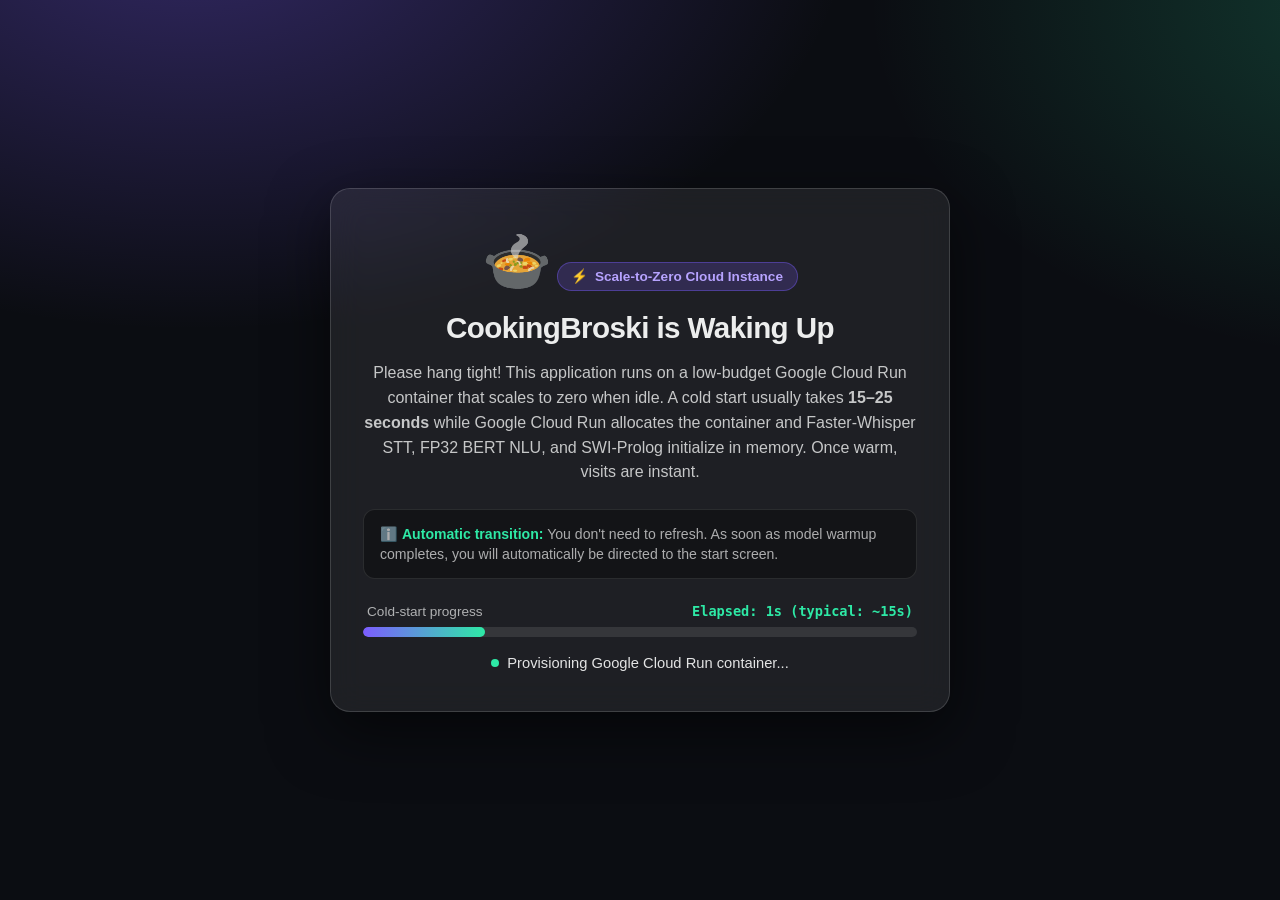
<file: cloud-gatekeeper/public/index.html>
<!DOCTYPE html>
<html lang="en">
<head>
  <meta charset="utf-8"/>
  <meta name="viewport" content="width=device-width, initial-scale=1"/>
  <title>CookingBroski — Starting Up</title>
  <link rel="icon" href="data:;base64,iVBORw0KGgo=">
  
  <!-- Preconnect to Cloud Run origin immediately to eliminate DNS/TLS latency on redirect -->
  <link rel="preconnect" href="https://social-agent-cloud-511906064574.us-central1.run.app" crossorigin>
  <link rel="dns-prefetch" href="https://social-agent-cloud-511906064574.us-central1.run.app">

  <script>
    // FAST PATH: If this browser tab already verified the instance is warm, bypass the gatekeeper immediately
    const CLOUD_RUN_START_URL = "https://social-agent-cloud-511906064574.us-central1.run.app/";
    if (sessionStorage.getItem("cb_warm") === "true") {
      window.location.replace(CLOUD_RUN_START_URL);
    }
  </script>

  <style>
    * { box-sizing: border-box; }
    body {
      background: radial-gradient(1100px 700px at 15% -10%, rgba(124, 92, 255, .35), transparent 60%),
                  radial-gradient(900px 600px at 110% 0%, rgba(46, 233, 166, .20), transparent 60%),
                  #0b0d12;
      color: rgba(255, 255, 255, .92);
      font-family: -apple-system, BlinkMacSystemFont, "Segoe UI", Roboto, Helvetica, Arial, sans-serif;
      min-height: 100vh;
      display: flex;
      align-items: center;
      justify-content: center;
      margin: 0;
      padding: 1rem;
    }
    .warmup-card {
      background: rgba(255, 255, 255, .08);
      backdrop-filter: blur(16px);
      -webkit-backdrop-filter: blur(16px);
      border: 1px solid rgba(255, 255, 255, .15);
      border-radius: 20px;
      padding: 2.5rem 2rem;
      max-width: 620px;
      width: 100%;
      text-align: center;
      box-shadow: 0 20px 60px rgba(0, 0, 0, .55);
    }
    .warmup-icon {
      font-size: 3.5rem;
      display: inline-block;
      animation: pulse 1.8s ease-in-out infinite;
      margin-bottom: 1rem;
    }
    @keyframes pulse {
      0%, 100% { transform: scale(1); filter: drop-shadow(0 0 10px rgba(124, 92, 255, 0.4)); }
      50% { transform: scale(1.12); filter: drop-shadow(0 0 25px rgba(46, 233, 166, 0.7)); }
    }
    .warmup-title {
      font-size: 1.85rem;
      font-weight: 700;
      margin-top: 0;
      margin-bottom: 0.75rem;
      letter-spacing: -0.02em;
    }
    .warmup-badge {
      display: inline-flex;
      align-items: center;
      gap: 0.4rem;
      padding: 0.35rem 0.85rem;
      background: rgba(124, 92, 255, 0.2);
      border: 1px solid rgba(124, 92, 255, 0.4);
      color: #b7a3ff;
      border-radius: 999px;
      font-size: 0.85rem;
      font-weight: 600;
      margin-bottom: 1.25rem;
    }
    .warmup-desc {
      color: rgba(255, 255, 255, 0.75);
      font-size: 1rem;
      line-height: 1.55;
      margin-bottom: 1.5rem;
    }
    .notice-box {
      background: rgba(0, 0, 0, 0.35);
      border: 1px solid rgba(255, 255, 255, 0.1);
      border-radius: 12px;
      padding: 0.85rem 1rem;
      font-size: 0.88rem;
      color: rgba(255, 255, 255, 0.65);
      margin-bottom: 1.5rem;
      text-align: left;
      line-height: 1.45;
    }
    .notice-box strong {
      color: #2ee9a6;
    }
    .timer-row {
      display: flex;
      justify-content: space-between;
      align-items: center;
      font-size: 0.85rem;
      color: rgba(255, 255, 255, 0.65);
      margin-bottom: 0.5rem;
      padding: 0 0.25rem;
      font-variant-numeric: tabular-nums;
    }
    .timer-badge {
      color: #2ee9a6;
      font-weight: 600;
      font-family: ui-monospace, SFMono-Regular, Menlo, Monaco, Consolas, monospace;
    }
    .progress-container {
      background: rgba(255, 255, 255, 0.1);
      border-radius: 999px;
      height: 10px;
      overflow: hidden;
      margin-bottom: 1.1rem;
      position: relative;
    }
    .progress-bar-fill {
      background: linear-gradient(90deg, #7c5cff, #2ee9a6, #7c5cff);
      background-size: 200% 100%;
      animation: shimmer 2s linear infinite;
      height: 100%;
      width: 12%;
      border-radius: 999px;
      transition: width 0.8s ease;
    }
    @keyframes shimmer {
      0% { background-position: 200% 0; }
      100% { background-position: -200% 0; }
    }
    .status-text {
      font-size: 0.92rem;
      color: rgba(255, 255, 255, 0.88);
      font-weight: 500;
      display: flex;
      align-items: center;
      justify-content: center;
      gap: 0.5rem;
    }
    .spinner-dot {
      width: 8px;
      height: 8px;
      border-radius: 50%;
      background: #2ee9a6;
      animation: blink 1.2s infinite;
      flex-shrink: 0;
    }
    @keyframes blink {
      0%, 100% { opacity: 0.3; }
      50% { opacity: 1; }
    }
    .btn-enter {
      margin-top: 1.25rem;
      background: #7c5cff;
      color: #fff;
      border: none;
      border-radius: 10px;
      padding: 0.65rem 1.75rem;
      font-weight: 600;
      font-size: 0.95rem;
      cursor: pointer;
      transition: background 0.2s;
      display: none;
    }
    .btn-enter:hover {
      background: #6a44ff;
    }
  </style>
</head>
<body>
  <div class="warmup-card" id="cardContainer">
    <div class="warmup-icon">🍲</div>
    <div class="warmup-badge">
      <span>⚡</span> Scale-to-Zero Cloud Instance
    </div>
    <h1 class="warmup-title">CookingBroski is Waking Up</h1>
    
    <p class="warmup-desc">
      Please hang tight! This application runs on a low-budget Google Cloud Run container that scales to zero when idle. 
      A cold start usually takes <strong>15–25 seconds</strong> while Google Cloud Run allocates the container and Faster-Whisper STT, FP32 BERT NLU, and SWI-Prolog initialize in memory. Once warm, visits are instant.
    </p>

    <div class="notice-box">
      ℹ️ <strong>Automatic transition:</strong> You don't need to refresh. As soon as model warmup completes, you will automatically be directed to the start screen.
    </div>

    <div class="timer-row">
      <span>Cold-start progress</span>
      <span class="timer-badge" id="timerDisplay">Elapsed: 0s (typical: 15–25s)</span>
    </div>

    <div class="progress-container">
      <div class="progress-bar-fill" id="progressBar"></div>
    </div>

    <div class="status-text" id="statusText">
      <span class="spinner-dot" id="spinnerDot"></span>
      <span id="statusLabel">Contacting Cloud Run service...</span>
    </div>

    <button id="btnEnter" class="btn-enter" onclick="navigateToStart()">
      Start Cooking →
    </button>
  </div>

  <script>
    const CLOUD_RUN_ORIGIN = "https://social-agent-cloud-511906064574.us-central1.run.app";
    let elapsedSeconds = 0;
    let isRedirecting = false;

    const progressBar = document.getElementById("progressBar");
    const statusLabel = document.getElementById("statusLabel");
    const timerDisplay = document.getElementById("timerDisplay");
    const btnEnter = document.getElementById("btnEnter");

    function navigateToStart() {
      sessionStorage.setItem("cb_warm", "true");
      window.location.replace(CLOUD_RUN_ORIGIN + "/");
    }

    const uiTimer = setInterval(function() {
      if (isRedirecting) return;
      elapsedSeconds += 1;
      timerDisplay.textContent = "Elapsed: " + elapsedSeconds + "s (typical: ~15s)";

      const asymptoticProgress = Math.min(12 + Math.round(83 * (1 - Math.exp(-elapsedSeconds / 8))), 95);
      progressBar.style.width = asymptoticProgress + "%";

      if (elapsedSeconds < 5) {
        statusLabel.textContent = "Provisioning Google Cloud Run container...";
      } else if (elapsedSeconds < 11) {
        statusLabel.textContent = "Loading Faster-Whisper STT & FP32 BERT ONNX into memory...";
      } else {
        statusLabel.textContent = "Hydrating SWI-Prolog knowledge base & verifying readiness...";
      }
    }, 1000);

    async function checkReadiness() {
      if (isRedirecting) return;

      try {
        const res = await fetch(CLOUD_RUN_ORIGIN + "/api/ready?wait=1&t=" + Date.now(), {
          method: "GET",
          mode: "cors",
          cache: "no-store"
        });

        if (res.status === 200) {
          isRedirecting = true;
          clearInterval(uiTimer);
          progressBar.style.width = "100%";
          timerDisplay.textContent = "Ready in " + elapsedSeconds + "s!";
          statusLabel.textContent = "✅ Models ready! Switching to start page...";
          if (btnEnter) btnEnter.style.display = "inline-block";
          setTimeout(navigateToStart, 300);
          return;
        }
      } catch (err) {
      }

      setTimeout(checkReadiness, 1500);
    }

    checkReadiness();
  </script>
</body>
</html>
</file>
